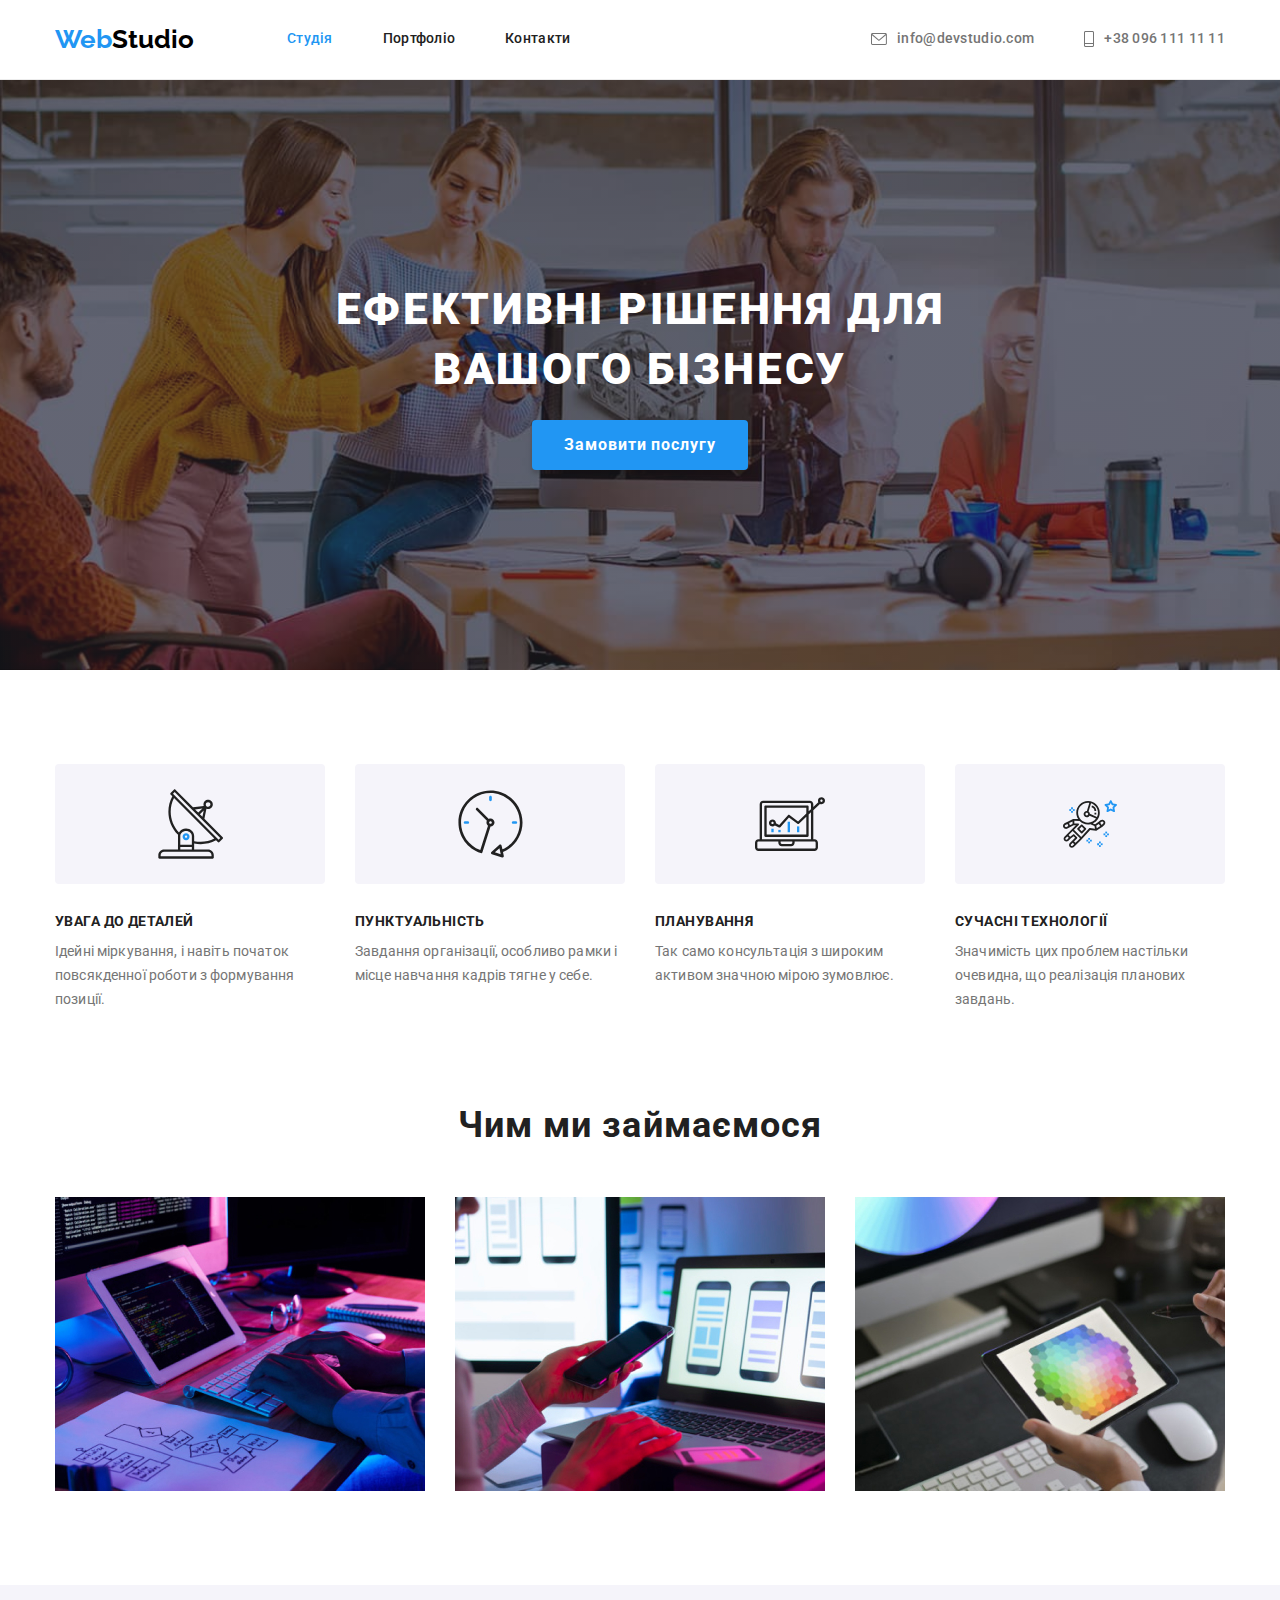
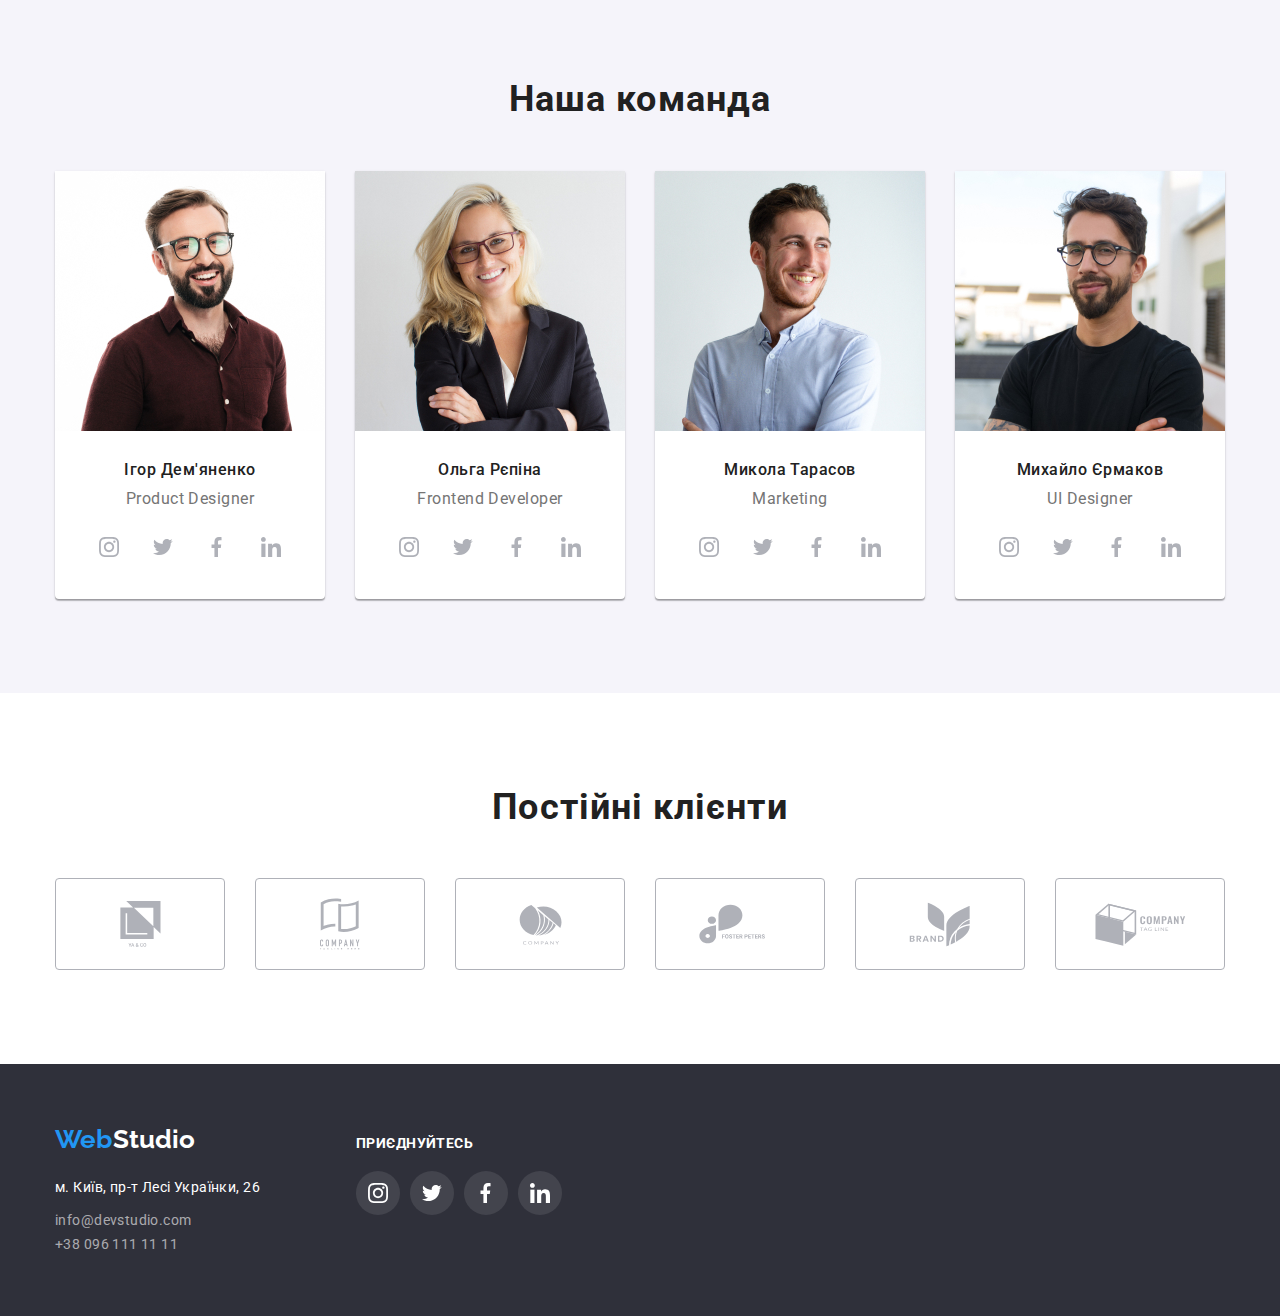
<file: index.html>
<!DOCTYPE html>
<html lang="uk">
  <head>
    <meta charset="UTF-8" />
    <meta http-equiv="X-UA-Compatible" content="IE=edge" />
    <meta name="viewport" content="width=device-width, initial-scale=1.0" />
    <title>homeWork_4</title>
    <link rel="preconnect" href="https://fonts.googleapis.com" />
    <link rel="preconnect" href="https://fonts.gstatic.com" crossorigin />
    <link
      href="https://fonts.googleapis.com/css2?family=Raleway:wght@700&family=Roboto:wght@400;500;700;900&display=swap"
      rel="stylesheet"
    />
    <link
      rel="stylesheet"
      href="https://cdn.jsdelivr.net/npm/modern-normalize@1.1.0/modern-normalize.min.css"
    />

    <link rel="stylesheet" href="./css/styles.css" />
  </head>

  <body class="body">
    <!-- шапка страницы -->

    <header class="header">
      <div class="container header__container">
        <a href="./index.html" class="header__logo">
          <span class="header-logo-web">Web</span>Studio</a
        >
        <nav class="nav">
          <ul class="menu">
            <li><a href="./index.html" class="menu__link active">Студія</a></li>
            <li><a href="./portfolio.html" class="menu__link">Портфоліо</a></li>
            <li><a href="#" class="menu__link">Контакти</a></li>
          </ul>
        </nav>

        <!-- блок с почтой и телефоном -->

        <ul class="contacts">
          <li class="header__contacts">
            <a href="mailto:info@devstudio.com" class="contacts__link">
              <svg class="header__icon" width="16px" height="12px">
                <use href="./images/icons.svg#envelope"></use>
              </svg>
              info@devstudio.com
            </a>
          </li>

          <li class="header__contacts">
            <a href="tel:+380961111111" class="contacts__link">
              <svg class="header__icon" width="10px" height="16px">
                <use href="./images/icons.svg#phone"></use>
              </svg>
              +38 096 111 11 11
            </a>
          </li>
        </ul>
      </div>
    </header>

    <!-- контент страницы  -->

    <main>
      <section class="section background">
        <div class="background__content container">
          <h1 class="title">Ефективні рішення для вашого бізнесу</h1>
          <button type="button" class="btn">Замовити послугу</button>
        </div>
      </section>
      <section class="prof section">
        <div class="container">
          <h2 class="vissually__hidden">Властивості</h2>
          <ul class="prof__service">
            <li class="prof__item">
              <div class="prof__span">
                <svg class="prof__icon" width="65px" height="70px">
                  <use xlink:href="./images/icons.svg#plate"></use>
                </svg>
              </div>
              <h3 class="prof__title">УВАГА ДО ДЕТАЛЕЙ</h3>
              <p class="prof__text">
                Ідейні міркування, і навіть початок повсякденної роботи з
                формування позиції.
              </p>
            </li>
            <li class="prof__item">
              <span class="prof__span">
                <svg class="prof__icon" width="67px" height="70px">
                  <use xlink:href="./images/icons.svg#clock"></use>
                </svg>
              </span>
              <h3 class="prof__title">ПУНКТУАЛЬНІСТЬ</h3>
              <p class="prof__text">
                Завдання організації, особливо рамки і місце навчання кадрів
                тягне у себе.
              </p>
            </li>
            <li class="prof__item">
              <span class="prof__span">
                <svg class="prof__icon" width="70px" height="70px">
                  <use xlink:href="./images/icons.svg#pc"></use>
                </svg>
              </span>
              <h3 class="prof__title">ПЛАНУВАННЯ</h3>
              <p class="prof__text">
                Так само консультація з широким активом значною мірою зумовлює.
              </p>
            </li>
            <li class="prof__item">
              <span class="prof__span">
                <svg class="prof__icon" width="54px" height="60px">
                  <use xlink:href="./images/icons.svg#astronaut"></use>
                </svg>
              </span>
              <h3 class="prof__title">СУЧАСНІ ТЕХНОЛОГІЇ</h3>
              <p class="prof__text">
                Значимість цих проблем настільки очевидна, що реалізація
                планових завдань.
              </p>
            </li>
          </ul>
        </div>
      </section>
      <section class="section__prof section">
        <div class="container">
          <h2 class="title__profile">Чим ми займаємося</h2>
          <ul class="prof__gallery">
            <li>
              <img
                src="./images/prof_1.jpg"
                alt="друкування"
                class="prof__img"
              />
            </li>
            <li>
              <img src="./images/prof_2.jpg" alt="Стайлінг" class="prof__img" />
            </li>
            <li>
              <img
                src="./images/prof_3.jpg"
                alt="Наша команда"
                class="prof__img"
              />
            </li>
          </ul>
        </div>
      </section>
      <section class="team__info section">
        <div class="container">
          <h2 class="title__profile">Наша команда</h2>
          <ul class="team__persons">
            <li class="team__staff">
              <img src="./images/ava_1.jpg" alt="фото Ігор Дем'яненко" />
              <div class="team__content">
                <h3 class="team__name">Ігор Дем'яненко</h3>
                <p class="team__prof">Product Designer</p>
                <ul class="social team__social">
                  <li class="social__item">
                    <a href="" class="social__link">
                      <svg class="social__icon" width="20px" height="20px">
                        <use href="./images/icons.svg#instagram"></use>
                      </svg>
                    </a>
                  </li>
                  <li class="social__item">
                    <a href="" class="social__link">
                      <svg class="social__icon" width="20px" height="20px">
                        <use href="./images/icons.svg#twitt"></use>
                      </svg>
                    </a>
                  </li>
                  <li class="social__item">
                    <a href="" class="social__link">
                      <svg class="social__icon" width="20px" height="20px">
                        <use href="./images/icons.svg#facebook"></use>
                      </svg>
                    </a>
                  </li>
                  <li class="social__item">
                    <a href="" class="social__link">
                      <svg class="social__icon" width="20px" height="20px">
                        <use href="./images/icons.svg#linkedin"></use>
                      </svg>
                    </a>
                  </li>
                </ul>
              </div>
            </li>
            <li class="team__staff">
              <img src="./images/ava_2.jpg" alt="фото Ольга Рєпіна" />
              <div class="team__content">
                <h3 class="team__name">Ольга Рєпіна</h3>
                <p class="team__prof">Frontend Developer</p>
                <ul class="social team__social">
                  <li class="social__item">
                    <a href="" class="social__link">
                      <svg class="social__icon" width="20px" height="20px">
                        <use href="./images/icons.svg#instagram"></use>
                      </svg>
                    </a>
                  </li>
                  <li class="social__item">
                    <a href="" class="social__link">
                      <svg class="social__icon" width="20px" height="20px">
                        <use href="./images/icons.svg#twitt"></use>
                      </svg>
                    </a>
                  </li>
                  <li class="social__item">
                    <a href="" class="social__link">
                      <svg class="social__icon" width="20px" height="20px">
                        <use href="./images/icons.svg#facebook"></use>
                      </svg>
                    </a>
                  </li>
                  <li class="social__item">
                    <a href="" class="social__link">
                      <svg class="social__icon" width="20px" height="20px">
                        <use href="./images/icons.svg#linkedin"></use>
                      </svg>
                    </a>
                  </li>
                </ul>
              </div>
            </li>
            <li class="team__staff">
              <img src="./images/ava_3.jpg" alt="фото Микола Тарасов" />
              <div class="team__content">
                <h3 class="team__name">Микола Тарасов</h3>
                <p class="team__prof">Marketing</p>
                <ul class="social team__social">
                  <li class="social__item">
                    <a href="" class="social__link">
                      <svg class="social__icon" width="20px" height="20px">
                        <use href="./images/icons.svg#instagram"></use>
                      </svg>
                    </a>
                  </li>
                  <li class="social__item">
                    <a href="" class="social__link">
                      <svg class="social__icon" width="20px" height="20px">
                        <use href="./images/icons.svg#twitt"></use>
                      </svg>
                    </a>
                  </li>
                  <li class="social__item">
                    <a href="" class="social__link">
                      <svg class="social__icon" width="20px" height="20px">
                        <use href="./images/icons.svg#facebook"></use>
                      </svg>
                    </a>
                  </li>
                  <li class="social__item">
                    <a href="" class="social__link">
                      <svg class="social__icon" width="20px" height="20px">
                        <use href="./images/icons.svg#linkedin"></use>
                      </svg>
                    </a>
                  </li>
                </ul>
              </div>
            </li>
            <li class="team__staff">
              <img src="./images/ava_4.jpg" alt="фото Михайло Єрмаков" />
              <div class="team__content">
                <h3 class="team__name">Михайло Єрмаков</h3>
                <p class="team__prof">UI Designer</p>
                <ul class="social team__social">
                  <li class="social__item">
                    <a href="" class="social__link">
                      <svg class="social__icon" width="20px" height="20px">
                        <use href="./images/icons.svg#instagram"></use>
                      </svg>
                    </a>
                  </li>
                  <li class="social__item">
                    <a href="" class="social__link">
                      <svg class="social__icon" width="20px" height="20px">
                        <use href="./images/icons.svg#twitt"></use>
                      </svg>
                    </a>
                  </li>
                  <li class="social__item">
                    <a href="" class="social__link">
                      <svg class="social__icon" width="20px" height="20px">
                        <use href="./images/icons.svg#facebook"></use>
                      </svg>
                    </a>
                  </li>
                  <li class="social__item">
                    <a href="" class="social__link">
                      <svg class="social__icon" width="20px" height="20px">
                        <use href="./images/icons.svg#linkedin"></use>
                      </svg>
                    </a>
                  </li>
                </ul>
              </div>
            </li>
          </ul>
        </div>
      </section>
      <section class="clients section">
        <div class="container">
          <h2 class="title__clients">Постійні клієнти</h2>
          <ul class="clients__list">
            <li class="clients__item">
              <svg class="clients__icon" width="41px" height="46px">
                <use href="./images/icons.svg#group_1"></use>
              </svg>
            </li>
            <li class="clients__item">
              <svg class="clients__icon" width="40px" height="52px">
                <use href="./images/icons.svg#group_2"></use>
              </svg>
            </li>
            <li class="clients__item">
              <svg class="clients__icon" width="43px" height="41px">
                <use href="./images/icons.svg#group_3"></use>
              </svg>
            </li>
            <li class="clients__item">
              <svg class="clients__icon" width="84px" height="40px">
                <use href="./images/icons.svg#group_4"></use>
              </svg>
            </li>
            <li class="clients__item">
              <svg class="clients__icon" width="62px" height="45px">
                <use href="./images/icons.svg#group_5"></use>
              </svg>
            </li>
            <li class="clients__item">
              <svg class="clients__icon" width="93px" height="43px">
                <use href="./images/icons.svg#group_6"></use>
              </svg>
            </li>
          </ul>
        </div>
      </section>
    </main>

    <!-- подвал -->

    <footer class="footer">
      <div class="container footer__container">
        <div class="footer__address">
          <a href="./index.html" class="home-logo">
            <span class="header-logo-web">Web</span>
            Studio
          </a>
          <address class="address">
            <ul class="address__contacts">
              <li class="address__item">
                <a
                  href="https://www.google.com/maps/place/%D0%B1%D1%83%D0%BB%D1%8C%D0%B2%D0%B0%D1%80+%D0%9B%D0%B5%D1%81%D1%96+%D0%A3%D0%BA%D1%80%D0%B0%D1%97%D0%BD%D0%BA%D0%B8,+26,+%D0%9A%D0%B8%D1%97%D0%B2,+02000/@50.4265807,30.5383858,17z/data=!3m1!4b1!4m5!3m4!1s0x40d4cf0e033ecbe9:0x57a4dffefec77da0!8m2!3d50.4265807!4d30.5383858"
                  target="_blank"
                  rel="noopener noreferrer"
                  class="address__location"
                  >м. Київ, пр-т Лесі Українки, 26</a
                >
              </li>
              <li class="footer__item">
                <a href="mailto:info@devstudio.com" class="address__mail"
                  >info@devstudio.com</a
                >
              </li>
              <li class="footer__item">
                <a href="tel:+380961111111" class="address__phone"
                  >+38 096 111 11 11</a
                >
              </li>
            </ul>
          </address>
        </div>
        <div class="footer__social">
          <h2 class="footer__title">приєднуйтесь</h2>
          <ul class="social">
            <li class="social__item social__item-bg">
              <a href="" class="social__link social__link-bg" target="_blank">
                <svg
                  class="social__icon social__icon-white"
                  width="20px"
                  height="20px"
                >
                  <use href="./images/icons.svg#instagram"></use>
                </svg>
              </a>
            </li>
            <li class="social__item social__item-bg">
              <a href="" class="social__link social__link-bg" target="_blank">
                <svg
                  class="social__icon social__icon-white"
                  width="20px"
                  height="20px"
                >
                  <use href="./images/icons.svg#twitt"></use>
                </svg>
              </a>
            </li>
            <li class="social__item social__item-bg">
              <a href="" class="social__link social__link-bg" target="_blank">
                <svg
                  class="social__icon social__icon-white"
                  width="20px"
                  height="20px"
                >
                  <use href="./images/icons.svg#facebook"></use>
                </svg>
              </a>
            </li>
            <li class="social__item social__item-bg">
              <a href="" class="social__link social__link-bg" target="_blank">
                <svg
                  class="social__icon social__icon-white"
                  width="20px"
                  height="20px"
                >
                  <use href="./images/icons.svg#linkedin"></use>
                </svg>
              </a>
            </li>
          </ul>
        </div>
      </div>
    </footer>
  </body>
</html>
</file>
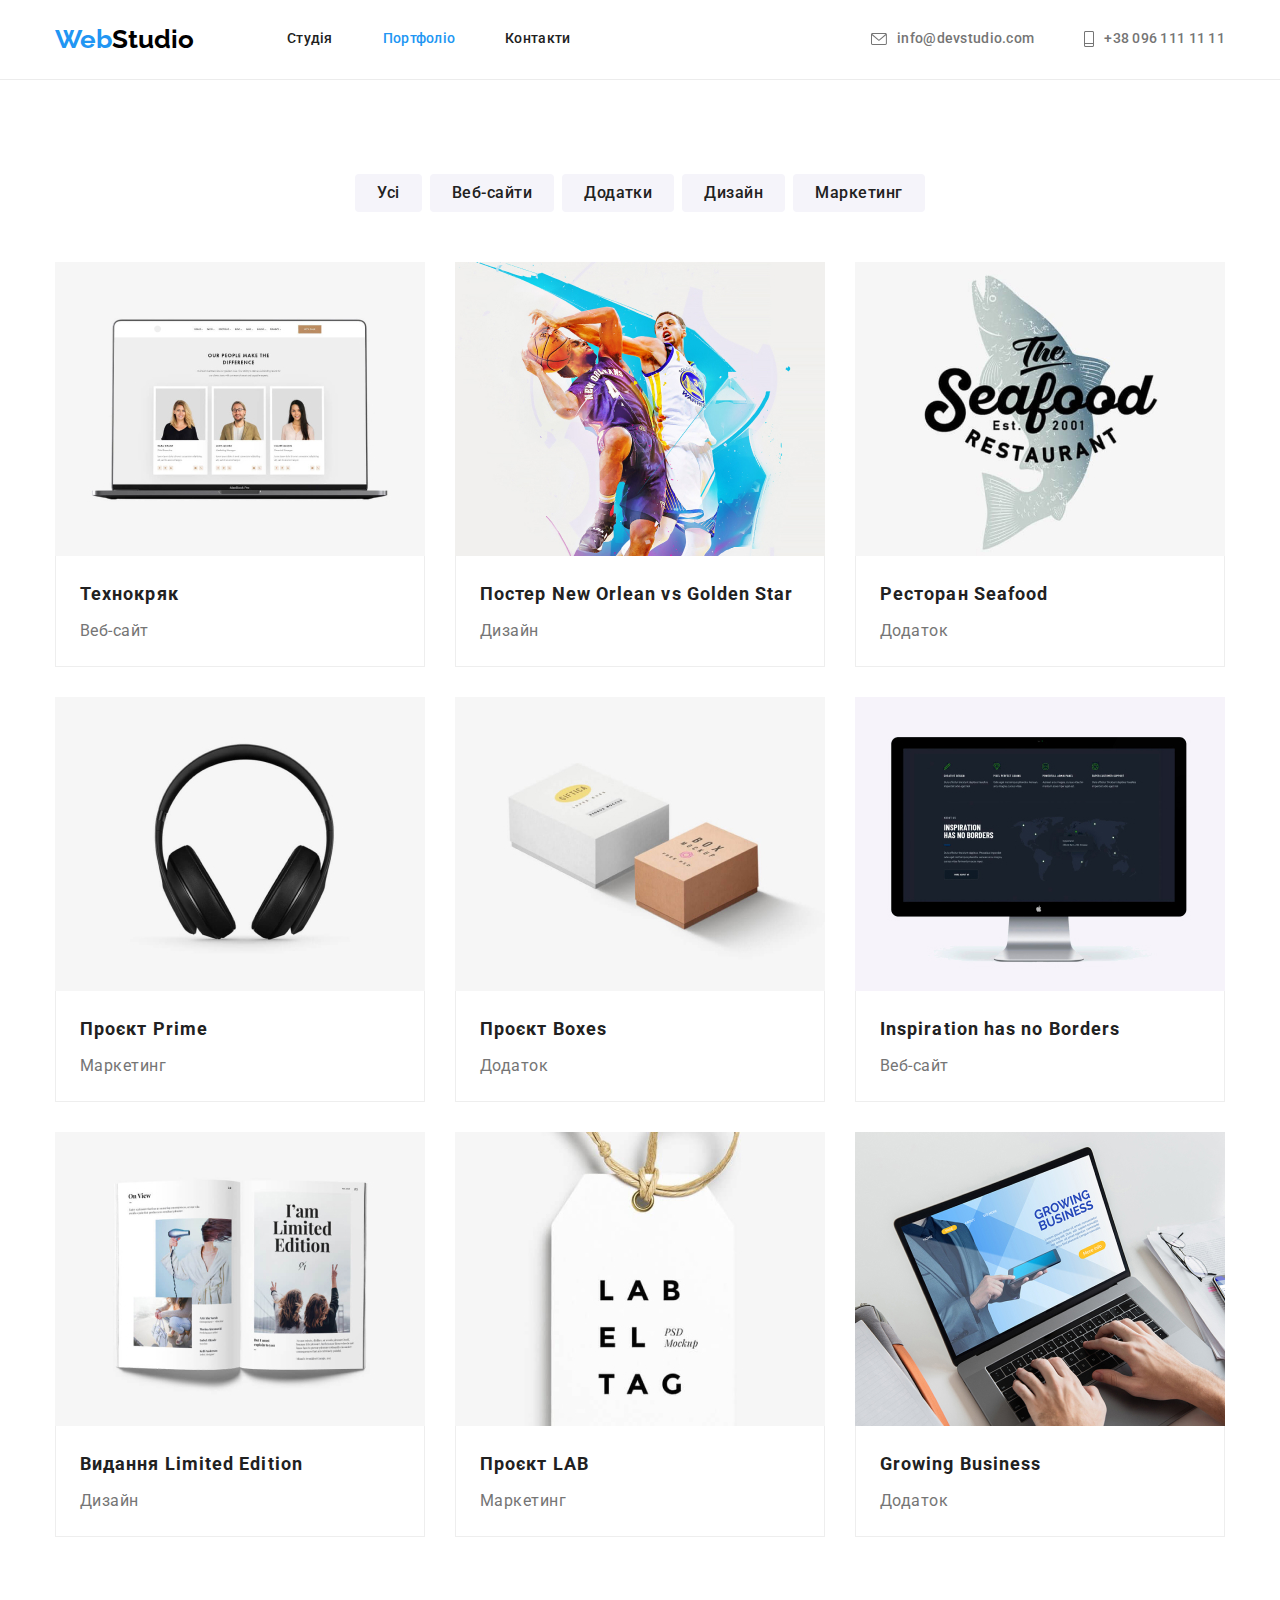
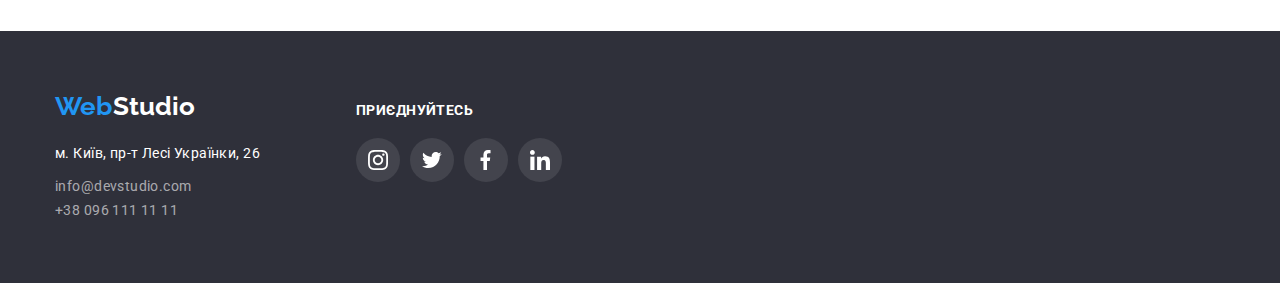
<file: portfolio.html>
<!DOCTYPE html>
<html lang="uk">
  <head>
    <meta charset="UTF-8" />
    <meta http-equiv="X-UA-Compatible" content="IE=edge" />
    <meta name="viewport" content="width=device-width, initial-scale=1.0" />
    <title>homeWork_4</title>
    <link rel="preconnect" href="https://fonts.googleapis.com" />
    <link rel="preconnect" href="https://fonts.gstatic.com" crossorigin />
    <link
      href="https://fonts.googleapis.com/css2?family=Raleway:wght@700&family=Roboto:wght@400;500;700;900&display=swap"
      rel="stylesheet"
    />
    <link
      rel="stylesheet"
      href="https://cdn.jsdelivr.net/npm/modern-normalize@1.1.0/modern-normalize.min.css"
    />
    <link rel="stylesheet" href="./css/styles.css" />
  </head>

  <body>
    <!-- шапка страницы -->
    <header class="header">
      <div class="container header__container">
        <a href="./index.html" class="header__logo">
          <span class="header-logo-web">Web</span>Studio</a
        >
        <nav class="nav">
          <ul class="menu">
            <li><a href="./index.html" class="menu__link">Студія</a></li>
            <li>
              <a href="./portfolio.html" class="menu__link active">Портфоліо</a>
            </li>
            <li><a href="#" class="menu__link">Контакти</a></li>
          </ul>
        </nav>

        <!-- блок с почтой и телефоном -->
        <ul class="contacts">
          <li class="header__contacts">
            <a href="mailto:info@devstudio.com" class="contacts__link">
              <svg class="header__icon" width="16px" height="12px">
                <use href="./images/icons.svg#envelope"></use>
              </svg>
              info@devstudio.com
            </a>
          </li>

          <li class="header__contacts">
            <a href="tel:+380961111111" class="contacts__link">
              <svg class="header__icon" width="10px" height="16px">
                <use href="./images/icons.svg#phone"></use>
              </svg>
              +38 096 111 11 11
            </a>
          </li>
        </ul>
      </div>
    </header>
    <!-- контент страницы  -->
    <main>
      <section class="portfolio section">
        <div class="container">
          <h1 class="vissually__hidden">Портфоліо робіт</h1>

          <ul class="portfolio__filter-btn">
            <li>
              <button class="btn__portfolio-link" type="button">Усі</button>
            </li>
            <li>
              <button class="btn__portfolio-link" type="button">
                Веб-сайти
              </button>
            </li>
            <li>
              <button class="btn__portfolio-link" type="button">Додатки</button>
            </li>
            <li>
              <button class="btn__portfolio-link" type="button">Дизайн</button>
            </li>
            <li>
              <button class="btn__portfolio-link" type="button">
                Маркетинг
              </button>
            </li>
          </ul>

          <!-- Элементы портфолио-->

          <ul class="portfolio__gallery">
            <li class="portfolio__items">
              <a href="#" class="portfolio__cards-link">
                <img
                  class="portfolio__img"
                  style="max-width: 370px"
                  src="images/portfolio/prtf_1.jpg"
                  alt="відкритий лаптом "
                />
                <div class="portfolio__content">
                  <h2 class="portfolio__name">Технокряк</h2>
                  <p class="portfolio__type">Веб-сайт</p>
                </div>
              </a>
            </li>
            <li class="portfolio__items">
              <a href="#" class="portfolio__cards-link">
                <img
                  class="portfolio__img"
                  style="max-width: 370px"
                  src="images/portfolio/prtf_2.jpg"
                  alt="відкритий лаптом "
                />
                <div class="portfolio__content">
                  <h2 class="portfolio__name">
                    Постер New Orlean vs Golden Star
                  </h2>
                  <p class="portfolio__type">Дизайн</p>
                </div>
              </a>
            </li>
            <li class="portfolio__items">
              <a href="#" class="portfolio__cards-link">
                <img
                  class="portfolio__img"
                  style="max-width: 370px"
                  src="images/portfolio/prtf_3.jpg"
                  alt="відкритий лаптом "
                />
                <div class="portfolio__content">
                  <h2 class="portfolio__name">Ресторан Seafood</h2>
                  <p class="portfolio__type">Додаток</p>
                </div>
              </a>
            </li>
            <li class="portfolio__items">
              <a href="#" class="portfolio__cards-link">
                <img
                  class="portfolio__img"
                  style="max-width: 370px"
                  src="images/portfolio/prtf_4.jpg"
                  alt="відкритий лаптом "
                />
                <div class="portfolio__content">
                  <h2 class="portfolio__name">Проєкт Prime</h2>
                  <p class="portfolio__type">Маркетинг</p>
                </div>
              </a>
            </li>
            <li class="portfolio__items">
              <a href="#" class="portfolio__cards-link">
                <img
                  class="portfolio__img"
                  style="max-width: 370px"
                  src="images/portfolio/prtf_5.jpg"
                  alt="відкритий лаптом "
                />
                <div class="portfolio__content">
                  <h2 class="portfolio__name">Проєкт Boxes</h2>
                  <p class="portfolio__type">Додаток</p>
                </div>
              </a>
            </li>
            <li class="portfolio__items">
              <a href="#" class="portfolio__cards-link">
                <img
                  class="portfolio__img"
                  style="max-width: 370px"
                  src="images/portfolio/prtf_6.jpg"
                  alt="відкритий лаптом "
                />
                <div class="portfolio__content">
                  <h2 class="portfolio__name">Inspiration has no Borders</h2>
                  <p class="portfolio__type">Веб-сайт</p>
                </div>
              </a>
            </li>
            <li class="portfolio__items">
              <a href="#" class="portfolio__cards-link">
                <img
                  class="portfolio__img"
                  style="max-width: 370px"
                  src="images/portfolio/prtf_7.jpg"
                  alt="відкритий лаптом "
                />
                <div class="portfolio__content">
                  <h2 class="portfolio__name">Видання Limited Edition</h2>
                  <p class="portfolio__type">Дизайн</p>
                </div>
              </a>
            </li>
            <li class="portfolio__items">
              <a href="#" class="portfolio__cards-link">
                <img
                  class="portfolio__img"
                  style="max-width: 370px"
                  src="images/portfolio/prtf_8.jpg"
                  alt="відкритий лаптом "
                />
                <div class="portfolio__content">
                  <h2 class="portfolio__name">Проєкт LAB</h2>
                  <p class="portfolio__type">Маркетинг</p>
                </div>
              </a>
            </li>
            <li class="portfolio__items">
              <a href="#" class="portfolio__cards-link">
                <img
                  class="portfolio__img"
                  style="max-width: 370px"
                  src="images/portfolio/prtf_9.jpg"
                  alt="відкритий лаптом "
                />
                <div class="portfolio__content">
                  <h2 class="portfolio__name">Growing Business</h2>
                  <p class="portfolio__type">Додаток</p>
                </div>
              </a>
            </li>
          </ul>
        </div>
      </section>
    </main>

    <!-- подвал -->
    <footer class="footer">
      <div class="container footer__container">
        <div class="footer__address">
          <a href="./index.html" class="home-logo">
            <span class="header-logo-web">Web</span>
            Studio
          </a>
          <address class="address">
            <ul class="address__contacts">
              <li class="address__item">
                <a
                  href="https://www.google.com/maps/place/%D0%B1%D1%83%D0%BB%D1%8C%D0%B2%D0%B0%D1%80+%D0%9B%D0%B5%D1%81%D1%96+%D0%A3%D0%BA%D1%80%D0%B0%D1%97%D0%BD%D0%BA%D0%B8,+26,+%D0%9A%D0%B8%D1%97%D0%B2,+02000/@50.4265807,30.5383858,17z/data=!3m1!4b1!4m5!3m4!1s0x40d4cf0e033ecbe9:0x57a4dffefec77da0!8m2!3d50.4265807!4d30.5383858"
                  target="_blank"
                  rel="noopener noreferrer"
                  class="address__location"
                  >м. Київ, пр-т Лесі Українки, 26</a
                >
              </li>
              <li class="footer__item">
                <a href="mailto:info@devstudio.com" class="address__mail"
                  >info@devstudio.com</a
                >
              </li>
              <li class="footer__item">
                <a href="tel:+380961111111" class="address__phone"
                  >+38 096 111 11 11</a
                >
              </li>
            </ul>
          </address>
        </div>
        <div class="footer__social">
          <h2 class="footer__title">приєднуйтесь</h2>
          <ul class="social">
            <li class="social__item social__item-bg">
              <a href="" class="social__link social__link-bg" target="_blank">
                <svg
                  class="social__icon social__icon-white"
                  width="20px"
                  height="20px"
                >
                  <use href="./images/icons.svg#instagram"></use>
                </svg>
              </a>
            </li>
            <li class="social__item social__item-bg">
              <a href="" class="social__link social__link-bg" target="_blank">
                <svg
                  class="social__icon social__icon-white"
                  width="20px"
                  height="20px"
                >
                  <use href="./images/icons.svg#twitt"></use>
                </svg>
              </a>
            </li>
            <li class="social__item social__item-bg">
              <a href="" class="social__link social__link-bg" target="_blank">
                <svg
                  class="social__icon social__icon-white"
                  width="20px"
                  height="20px"
                >
                  <use href="./images/icons.svg#facebook"></use>
                </svg>
              </a>
            </li>
            <li class="social__item social__item-bg">
              <a href="" class="social__link social__link-bg" target="_blank">
                <svg
                  class="social__icon social__icon-white"
                  width="20px"
                  height="20px"
                >
                  <use href="./images/icons.svg#linkedin"></use>
                </svg>
              </a>
            </li>
          </ul>
        </div>
      </div>
    </footer>
  </body>
</html>
</file>
<file: css/styles.css>
:root {
  --primary-color: #2196f3;
  --banner-color: #2f303a;
  --background-text-color: #ffffff;
  --background-cards-color: #f5f4fa;
  --sub-txt-color: #757575;
  --icon-fill: #afb1b8;
  --footer-icon: #43444d;
}

body {
  font-family: "Roboto", sans-serif;
  color: #212121;
}

h1,
h2,
h3,
h4,
h5,
h6,
p {
  margin: 0;
}

ul,
ol {
  list-style: none;
  padding: 0;
  margin: 0;
}

li {
  display: list-item;
}

a {
  font-style: normal;
  text-decoration: none;
}

img {
  display: block;
}

.section {
  padding: 94px 0px;
}

.container {
  margin-left: auto;
  margin-right: auto;
  padding-left: 15px;
  padding-right: 15px;
  width: 1200px;
}

.vissually__hidden {
  position: absolute;
  width: 1px;
  height: 1px;
  margin: -1px;
  border: 0;
  padding: 0;
  white-space: nowrap;
  clip-path: inset(100%);
  clip: rect(0 0 0 0);
  overflow: hidden;
}

/* header */

.header {
  padding-top: 24px;
  padding-bottom: 24px;
  border-bottom: 1px solid #ececec;
}

.nav {
  margin-left: 93px;
}

.header__container {
  display: flex;
  align-items: center;
}

.header-logo-web {
  color: var(--primary-color);
}

.header__logo {
  color: black;
  text-decoration: none;
  font-family: "Raleway", sans-serif;
  font-weight: 700;
  font-size: 26px;
  line-height: 1.19;
}

.contacts {
  margin-left: auto;
}

.menu,
.contacts {
  font-weight: 500;
  font-size: 14px;
  line-height: 1.14;
  letter-spacing: 0.02em;
  display: flex;
  gap: 50px;
}

.menu__link {
  color: inherit;
  transition: color 0.25s ease-in-out;
}

.menu__link:hover,
.menu__link:focus {
  color: var(--primary-color);
}

.menu__link.active {
  color: var(--primary-color);
}

.contacts__link {
  display: flex;
  justify-content: center;
  align-items: center;
  color: var(--sub-txt-color);
  transition: color 0.25s ease-in-out;
}

.header__icon {
  margin-right: 10px;
  fill: var(--sub-txt-color);
  transition: fill 0.25s ease-in-out;
}

.contacts__link:hover,
.contacts__link:focus,
.contacts__link:hover .header__icon,
.contacts__link:focus .header__icon {
  color: var(--primary-color);
  fill: var(--primary-color);
}

/* Hero */
.background {
  max-width: 1600px;
  margin: 0 auto;
  background-repeat: no-repeat;
  background-size: cover;
  background-position: center;
  background-color: #c4c4c4;
  padding: 200px 0;
  background-image: linear-gradient(rgba(47, 48, 58, 0.4), rgba(47, 48, 58, 0.4)), url(../images/hero.jpg);
}

.title {
  width: 696px;
  margin: 0 auto;
  color: var(--background-text-color);
  font-weight: 900;
  font-size: 44px;
  line-height: 1.36;
  text-align: center;
  letter-spacing: 0.06em;
  text-transform: uppercase;
  margin-bottom: 20px;
}

.btn {
  display: block;
  margin: 0 auto;
  border: none;
  padding: 10px 32px;
  background: var(--primary-color);
  box-shadow: 0px 4px 4px rgba(0, 0, 0, 0.15);
  border-radius: 4px;
  color: var(--background-text-color);
  font-weight: 700;
  font-size: 16px;
  line-height: 1.88;
  cursor: pointer;
  letter-spacing: 0.06em;
}

.prof__service {
  display: flex;
  justify-content: space-between;
}

.prof__item {
  width: 270px;
}

.prof__span {
  max-width: 270px;
  height: 120px;
  background-color: #f5f4fa;
  display: flex;
  justify-content: center;
  align-items: center;
  margin-bottom: 30px;
  border-radius: 4px;
}

.prof__text {
  font-size: 14px;
  line-height: 1.71;
  letter-spacing: 0.01em;
  color: var(--sub-txt-color);
}

.prof__title {
  font-weight: 700;
  font-size: 14px;
  line-height: 1.14;
  letter-spacing: 0.03em;
  text-transform: uppercase;
  margin-bottom: 10px;
}

.section__prof {
  padding-top: 0;
}

.prof__gallery {
  display: flex;
  justify-content: space-between;
}

.team__info {
  background-color: var(--background-cards-color);
}

.team__persons {
  display: flex;
  gap: 30px;
}

.title__profile,
.title__clients {
  font-size: 36px;
  line-height: 1.16;
  text-align: center;
  letter-spacing: 0.03em;
  margin-bottom: 50px;
}

.team__staff {
  background-color: var(--background-text-color);
  box-shadow: 0px 1px 3px rgba(0, 0, 0, 0.12), 0px 1px 1px rgba(0, 0, 0, 0.14),
    0px 2px 1px rgba(0, 0, 0, 0.2);
  border-radius: 0px 0px 4px 4px;
  text-align: center;
}

.social {
  display: flex;
  align-items: center;
  justify-content: center;
}

.social__link {
  display: flex;
  align-items: center;
  justify-content: center;
  width: 44px;
  height: 44px;
  border-radius: 50%;
  transition: background-color 0.25s ease-in-out;
  border-radius: 50%;
}


.social__item:not(:last-child) {
  margin-right: 10px;
}

.social__link:hover,
.social__link:focus {
  background-color: var(--primary-color);
}

.social__link:hover,
.social__link:hover .social__icon {
  fill: var(--background-cards-color);
}

.social__icon {
  fill: var(--icon-fill);
  transition: fill 0.25s ease-in-out;
}

.team__name {
  font-weight: 500;
  font-size: 16px;
  line-height: 1.18;
  text-align: center;
  letter-spacing: 0.03em;
  margin-bottom: 10px;
}

.team__prof {
  font-size: 16px;
  line-height: 1.18;
  text-align: center;
  letter-spacing: 0.03em;
  color: var(--sub-txt-color);
  margin-bottom: 16px;
}

.clients__list {
  display: flex;
  justify-content: center;
  align-items: center;
}

.clients__item {
  display: flex;
  justify-content: center;
  align-items: center;
  max-width: 170px;
  width: 100%;
  height: 92px;
  cursor: pointer;
  border: 1px solid var(--icon-fill);
  border-radius: 4px;
  transition: border 0.25s ease-in-out;
}

.clients__item:hover {
  border: 1px solid var(--primary-color);
}

.clients__icon {
  fill: var(--icon-fill);
  transition: fill 0.25s ease-in-out;
}

.clients__item:hover .clients__icon {
  fill: var(--primary-color);
}

.clients__item:not(:last-child) {
  margin-right: 30px;
}

.footer {
  background-color: var(--banner-color);
  padding-top: 60px;
  padding-bottom: 60px;
}

.footer__container {
  display: flex;
  align-items: baseline;
}

.footer__address {
  max-width: 231px;
  width: 100%;
  margin-right: 70px;
}



.home-logo {
  font-family: "Raleway";
  font-weight: 700;
  font-size: 26px;
  line-height: 1.2;
  text-decoration: none;
  color: #ffffff;
  word-spacing: -5px;
}

.address__location {
  font-style: normal;
  font-size: 14px;
  line-height: 1.71;
  letter-spacing: 0.03em;
  color: #ffffff;
  margin-bottom: 5px;
  transition: color 0.25s ease-in-out;
}

.address {
  margin-top: 20px;
}

.address__item:not(:last-child) {
  margin-bottom: 9px;
}

.address__mail:hover,
.address__mail:focus,
.address__phone:hover,
.address__phone:focus,
.address__location:hover,
.address__location:focus {
  color: var(--primary-color);
}

.address__mail,
.address__phone {
  font-size: 14px;
  line-height: 1.71;
  letter-spacing: 0.03em;
  color: rgba(255, 255, 255, 0.6);
  transition: color 0.25s ease-in-out;
}

.social__link-bg {
  background-color: #43444d;
}

.social__icon-white {
  fill: var(--background-text-color);
}

.footer__title {
  font-family: "Roboto";
  font-style: normal;
  font-weight: 700;
  font-size: 14px;
  line-height: 16px;
  letter-spacing: 0.03em;
  text-transform: uppercase;
  color: var(--background-text-color);
  margin-bottom: 20px;
}

.portfolio__filter-btn {
  list-style-type: none;
  align-items: center;
  display: flex;
  justify-content: center;
  margin-bottom: 50px;
  gap: 8px;
}

.btn__portfolio-link {
  border: none;
  color: inherit;
  background: var(--background-cards-color);
  font-family: inherit;
  font-weight: 500;
  font-size: 16px;
  line-height: 1.63;
  text-align: center;
  letter-spacing: 0.03em;
  border-radius: 4px;
  padding: 6px 22px;
  cursor: pointer;
  transition: color 0.25s, background-color 0.3s, box-shadow 0.3s ease-in-out;
}

.btn__portfolio-link:hover,
.btn__portfolio-link:focus {
  color: white;
  background-color: var(--primary-color);
  box-shadow: 0px 3px 1px rgba(0, 0, 0, 0.1), 0px 1px 2px rgba(0, 0, 0, 0.08),
    0px 2px 2px rgba(0, 0, 0, 0.12);
}

.portfolio__gallery {
  display: flex;
  align-items: center;
  gap: 30px;
  flex-wrap: wrap;
}

.portfolio__name {
  font-weight: 700;
  font-size: 18px;
  line-height: 2;
  letter-spacing: 0.06em;
  margin-bottom: 4px;
}

.portfolio__type {
  font-size: 16px;
  line-height: 1.88;
  letter-spacing: 0.03em;
  color: var(--sub-txt-color);
}

.portfolio__cards-link {
  display: block;
  color: inherit;
  transition: box-shadow 0.25s ease-in-out;
}

.portfolio__cards-link:hover,
.portfolio__cards-link:focus {
  box-shadow: 0px 1px 1px rgba(0, 0, 0, 0.12), 0px 4px 4px rgba(0, 0, 0, 0.06),
    1px 4px 6px rgba(0, 0, 0, 0.16);
}

.portfolio__content {
  border: 1px solid #eeeeee;
  border-top: none;
  padding-top: 20px;
  padding-bottom: 20px;
  padding-left: 24px;
  padding-right: 24px;
}

.team__content {
  border-top: none;
  padding-top: 30px;
  padding-bottom: 30px;
}
</file>
